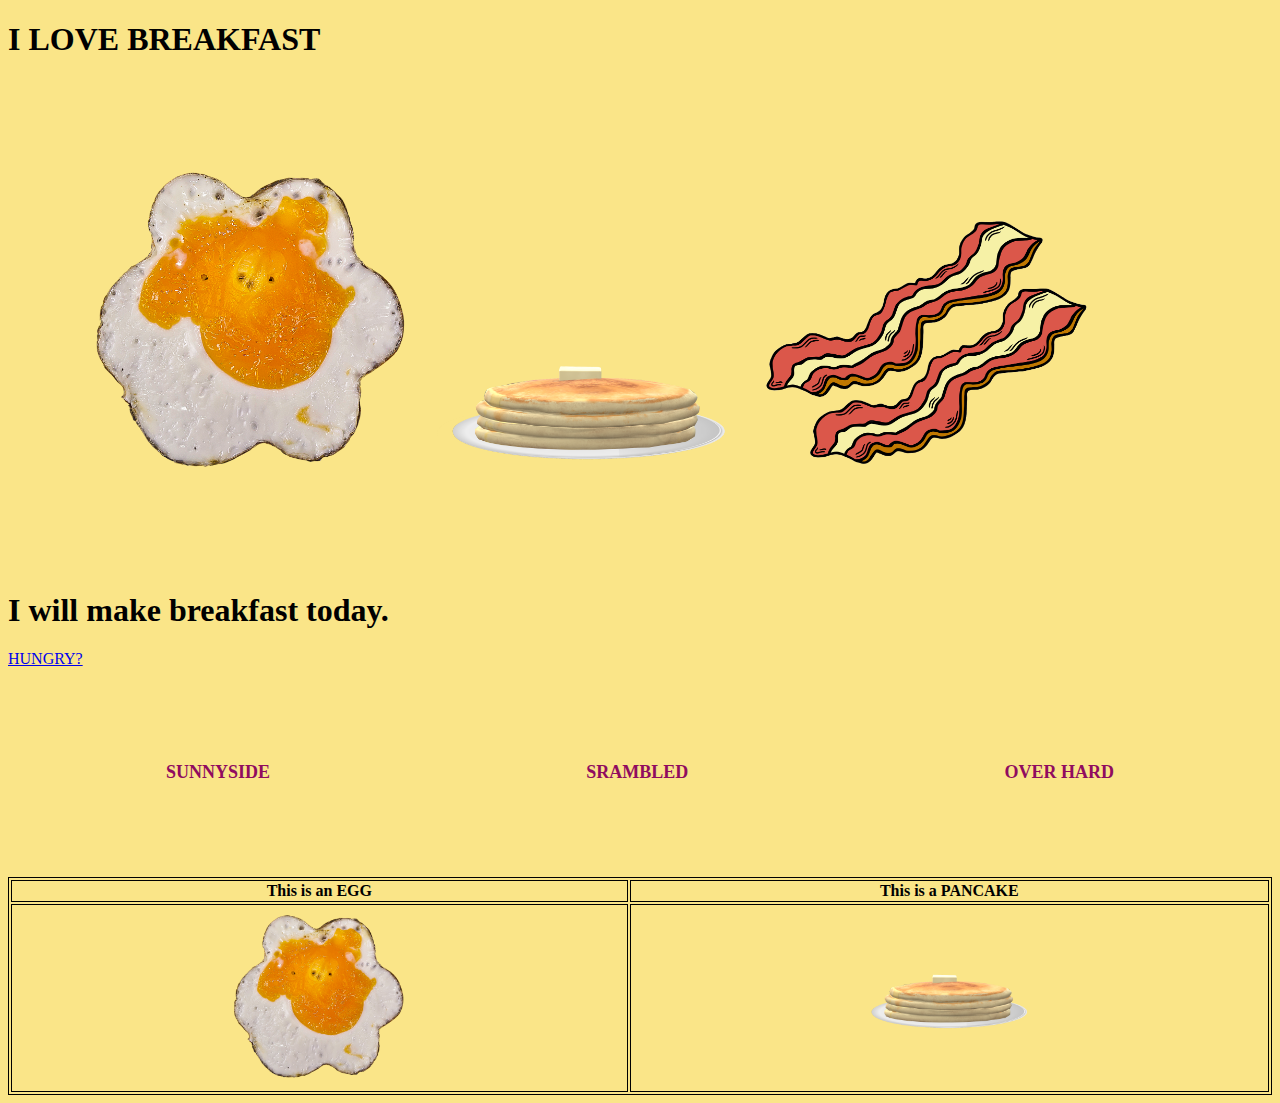
<file: index.html>
<!DOCTYPE html>
<html lang="en">
<head>
    <link rel="stylesheet" href="./styles.css"/>
    <meta charset="UTF-8">
    <title>Title</title>
</head>
<body>
    <h1>I LOVE BREAKFAST</h1>
    <p class="description" I am a paragraph</p>
    <img class="image" src="./assets/egg-2931915_1280.webp" alt="text desc"/>
    <img class="image" src="./assets/pancake.png" alt="text desc"/>
    <img class="image" src="./assets/bacon.webp" alt="text desc"/>
    <h1> I will make breakfast today.</h1> <!--I love breakfast-->
    <a href="./page2.html">HUNGRY?</a>
    <div class="row">
        <p class="description">SUNNYSIDE</p>
        <p class="description">SRAMBLED</p>
        <p class="description">OVER HARD</p>
    </div>
    <table>
        <thead>
            <tr>
                <th>This is an EGG</th>
                <th>This is a PANCAKE</th>
            </tr>
        </thead>
        <tbody>
            <tr>
                <td>
                    <div>
                        <img class="image" src="./assets/egg-2931915_1280.webp" alt="text desc"/>
                    </div>
                </td>
                <td><div><img class="image" src="./assets/pancake.png" alt="text desc"/></div></td>
            </tr>
        </tbody>
    </table>
</body>
</html>
</file>
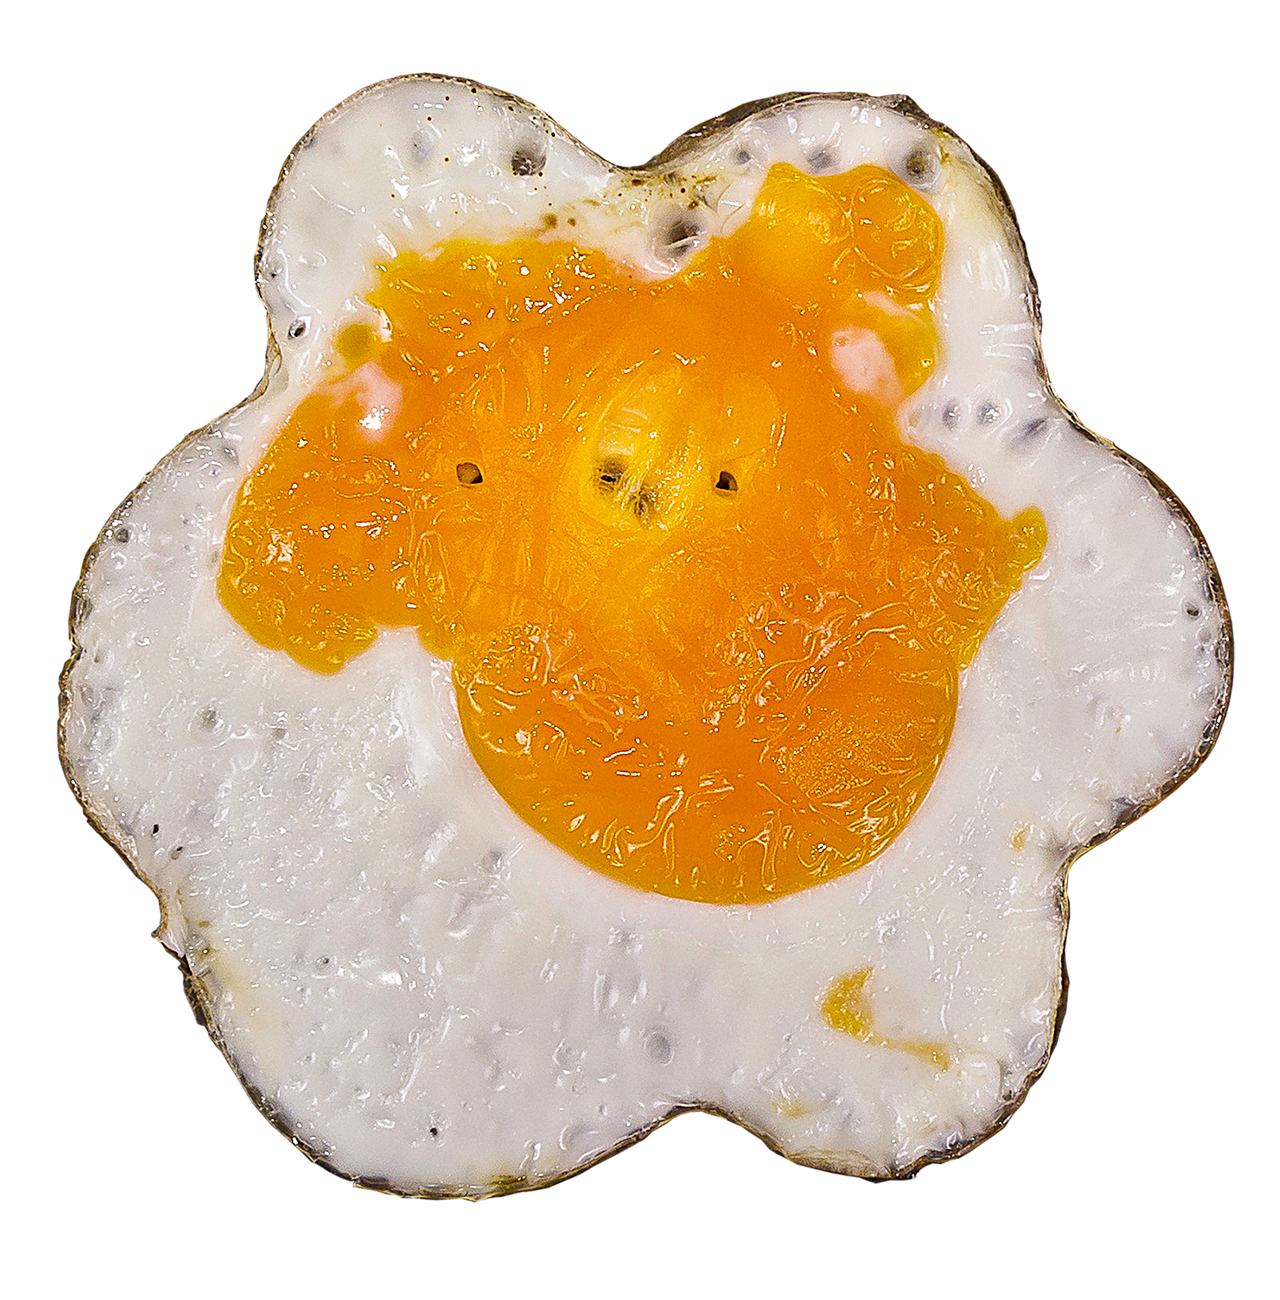
<file: page2.html>
<!DOCTYPE html>
<html lang="en">
<head>
    <meta charset="UTF-8">
    <title>Title</title>
</head>
<body>
    <img class="image" src="./assets/egg-2931915_1280.webp" alt="text desc"/>
</body>
</html>
</file>
<file: styles.css>
* {
    font-family: Futura;
}

html {
    scroll-behavior: smooth;
}

body {
    background: #fae588;
}

.description {
    font-size: 18px;
    background: #fae588;
    padding: 6%;
}

.image {
    width: 30%;
    height: 30%;


}

.row {
    display: flex;
    flex-direction: inherit;
    justify-content: space-around;
}

td img {
    display: block;
    margin-left: auto;
    margin-right: auto;

}

.row > .description {
    color: #900c5f;
    font-weight: bold;
}
table, th, td {
    border: 1px solid black;
}
</file>
